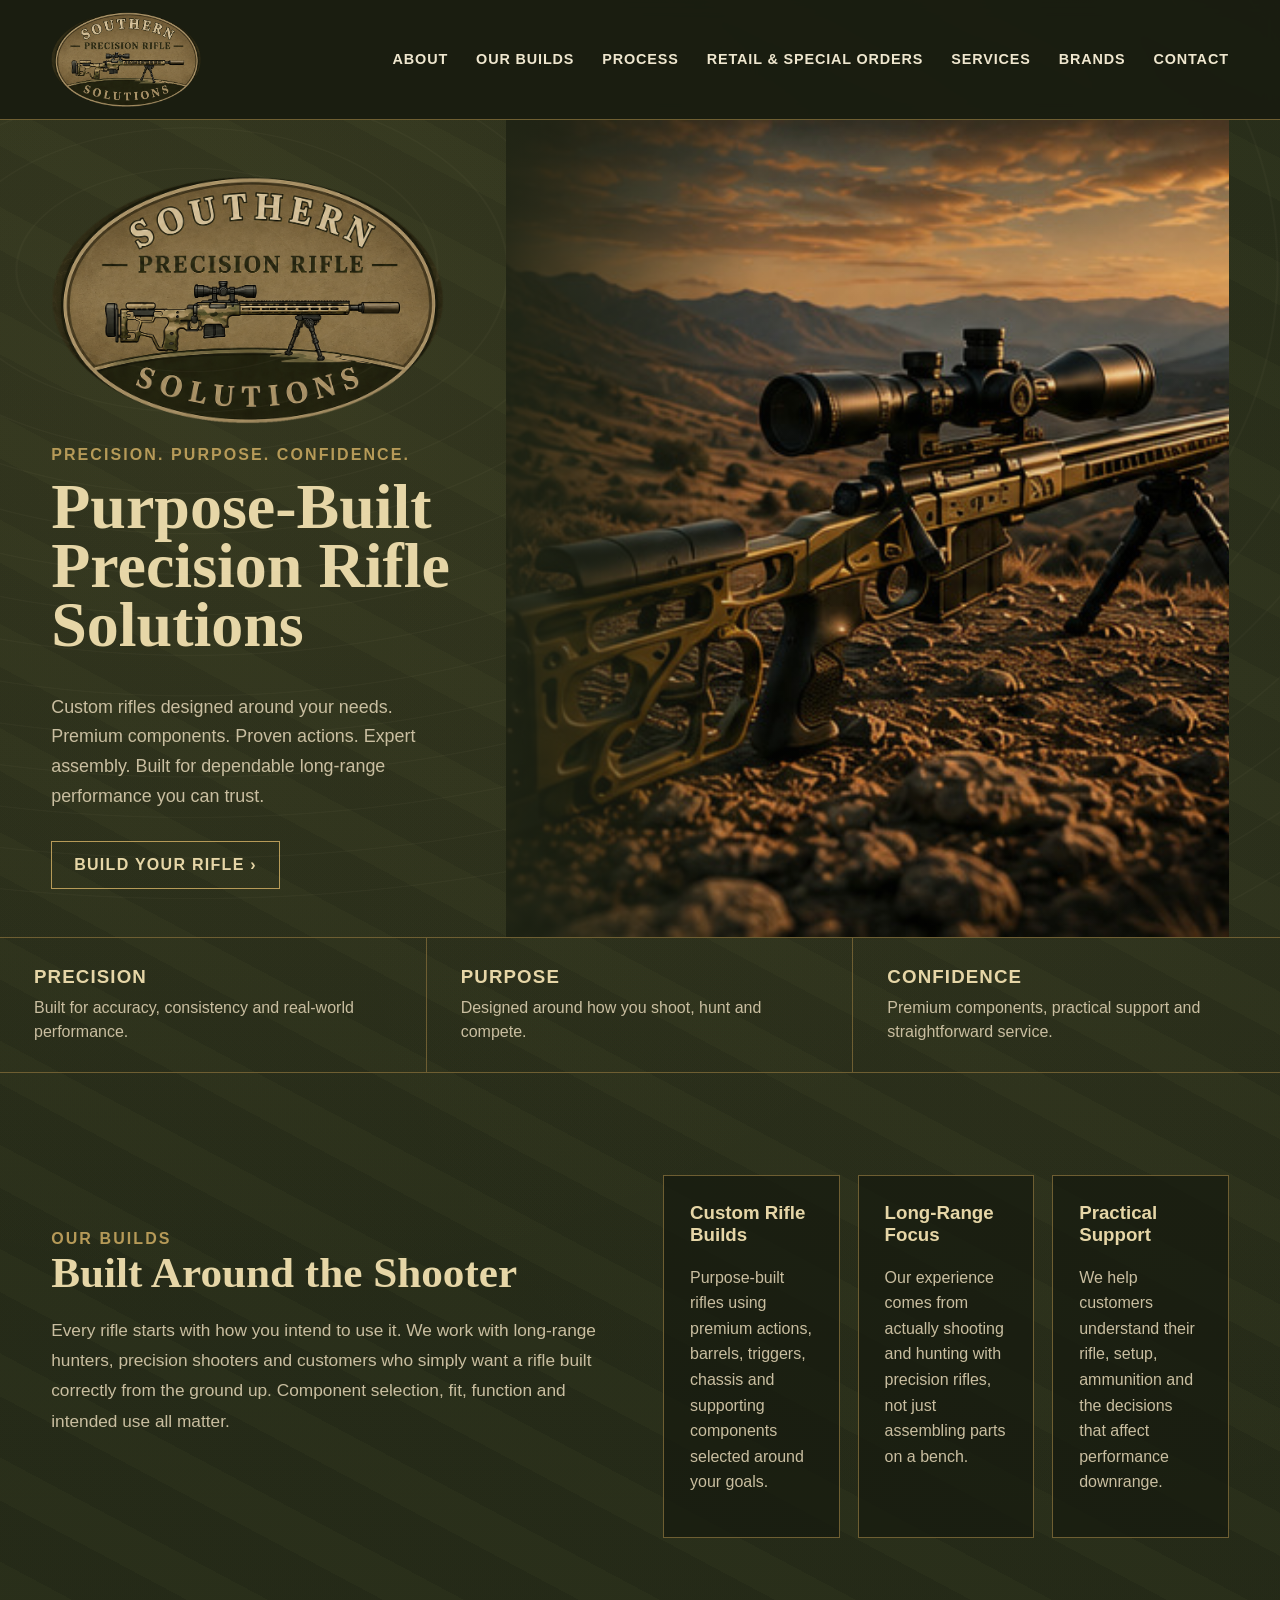
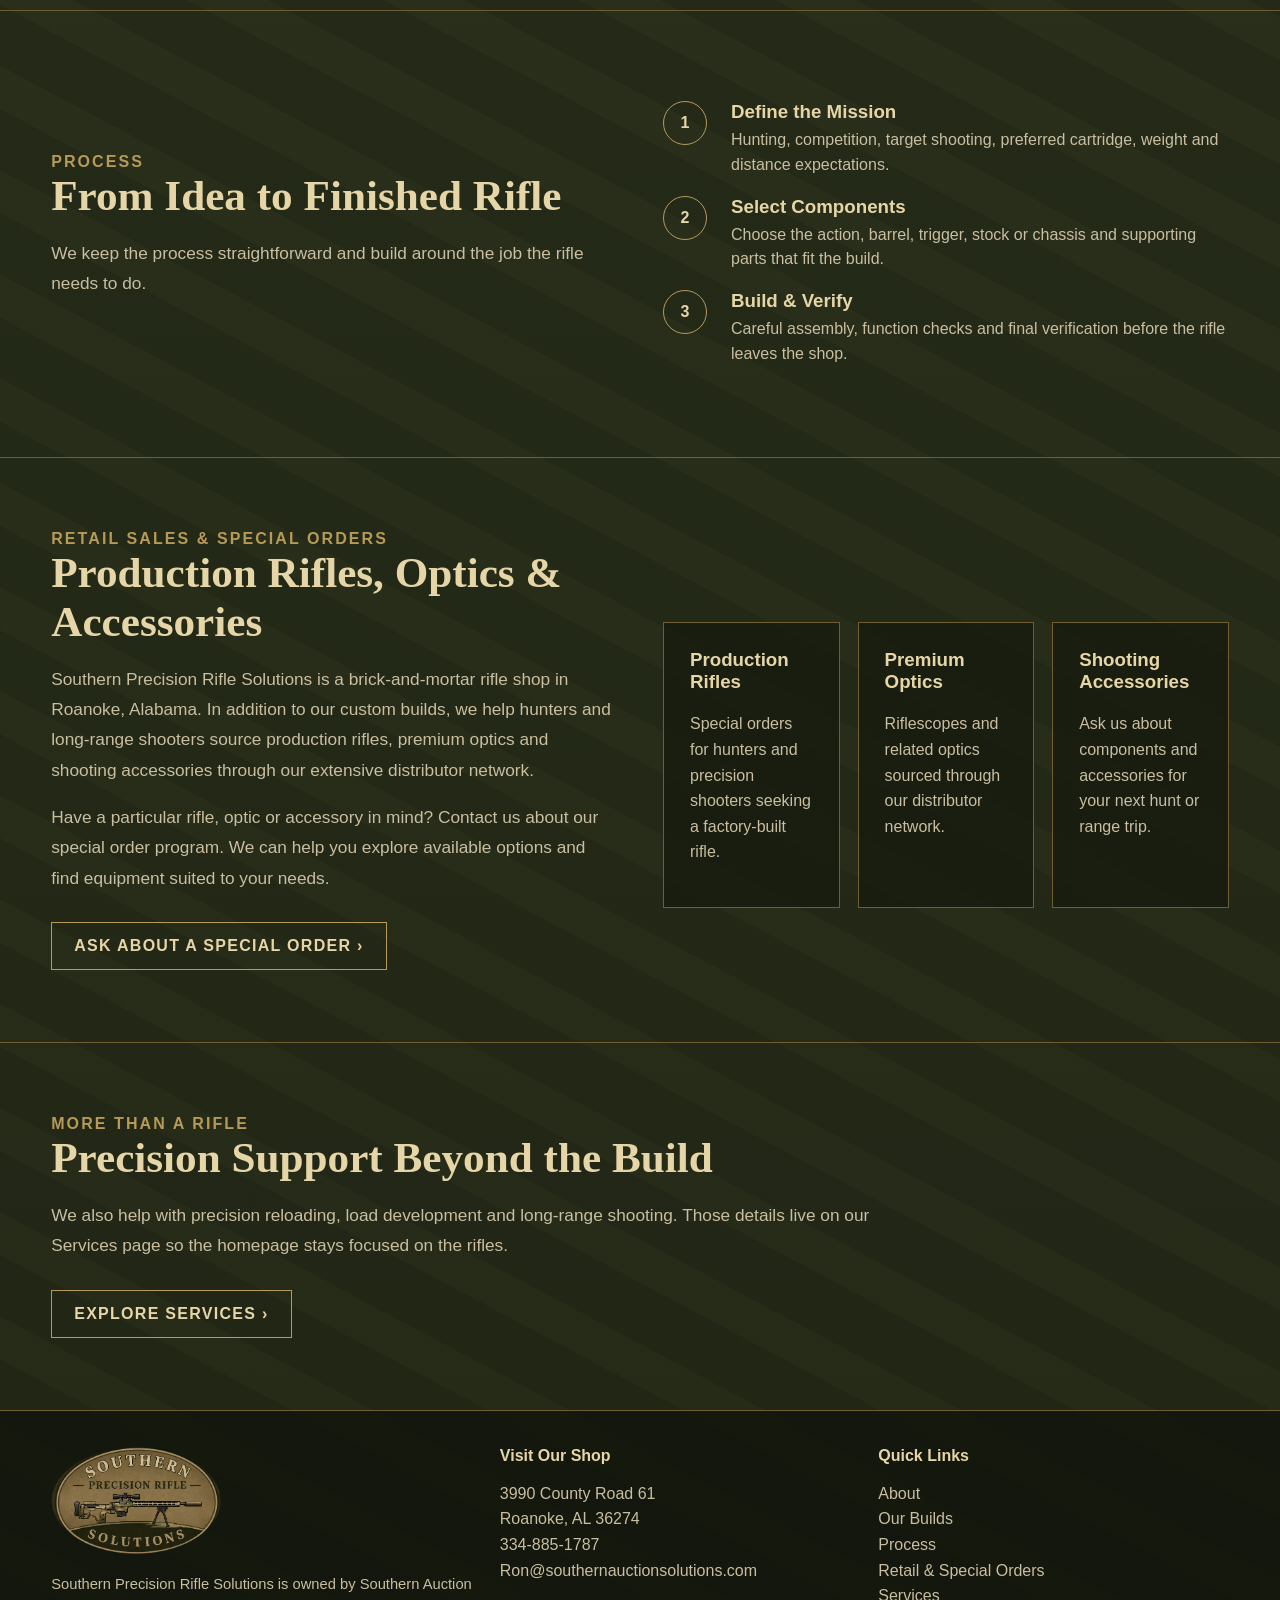
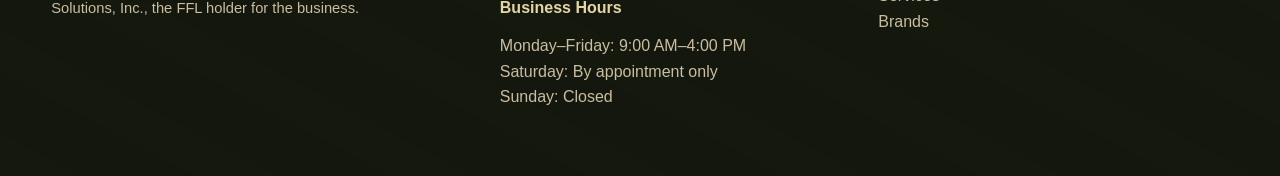
<file: index.html>
<!doctype html><html lang="en"><head><meta charset="utf-8"><meta name="viewport" content="width=device-width,initial-scale=1"><title>Southern Precision Rifle Solutions</title><meta name="description" content="Purpose-built precision rifles, premium components, long-range support, precision reloading guidance and load development in Roanoke, Alabama."><link rel="stylesheet" href="style.css"></head><body>
<header class="site-header"><div class="wrap nav"><a href="index.html"><img src="assets/logo.png" alt="Southern Precision Rifle Solutions"></a><nav class="nav-links"><a href="about.html">About</a><a href="#builds">Our Builds</a><a href="#process">Process</a><a href="#retail">Retail & Special Orders</a><a href="services.html">Services</a><a href="brands.html">Brands</a><a href="#contact">Contact</a></nav></div></header>
<main><section class="hero"><div class="wrap hero-grid"><div class="hero-copy"><img class="logo-large" src="assets/logo.png" alt="Southern Precision Rifle Solutions logo"><div class="eyebrow">Precision. Purpose. Confidence.</div><h1>Purpose-Built Precision Rifle Solutions</h1><p>Custom rifles designed around your needs. Premium components. Proven actions. Expert assembly. Built for dependable long-range performance you can trust.</p><a class="cta" href="#contact">Build Your Rifle ›</a></div><div class="hero-photo" aria-label="Precision rifle overlooking a mountain landscape"></div></div></section>
<section class="triad"><div class="wrap" style="display:contents"><div class="item"><h3>Precision</h3><p>Built for accuracy, consistency and real-world performance.</p></div><div class="item"><h3>Purpose</h3><p>Designed around how you shoot, hunt and compete.</p></div><div class="item"><h3>Confidence</h3><p>Premium components, practical support and straightforward service.</p></div></div></section>
<section class="section" id="builds"><div class="wrap"><div class="split"><div><div class="eyebrow">Our Builds</div><h2>Built Around the Shooter</h2><p class="section-lead">Every rifle starts with how you intend to use it. We work with long-range hunters, precision shooters and customers who simply want a rifle built correctly from the ground up. Component selection, fit, function and intended use all matter.</p></div><div class="cards"><div class="card"><h3>Custom Rifle Builds</h3><p>Purpose-built rifles using premium actions, barrels, triggers, chassis and supporting components selected around your goals.</p></div><div class="card"><h3>Long-Range Focus</h3><p>Our experience comes from actually shooting and hunting with precision rifles, not just assembling parts on a bench.</p></div><div class="card"><h3>Practical Support</h3><p>We help customers understand their rifle, setup, ammunition and the decisions that affect performance downrange.</p></div></div></div></div></section>
<section class="section" id="process" style="border-top:1px solid var(--line);border-bottom:1px solid var(--line)"><div class="wrap split"><div><div class="eyebrow">Process</div><h2>From Idea to Finished Rifle</h2><p class="section-lead">We keep the process straightforward and build around the job the rifle needs to do.</p></div><div class="steps"><div class="step"><div><h3>Define the Mission</h3><p>Hunting, competition, target shooting, preferred cartridge, weight and distance expectations.</p></div></div><div class="step"><div><h3>Select Components</h3><p>Choose the action, barrel, trigger, stock or chassis and supporting parts that fit the build.</p></div></div><div class="step"><div><h3>Build & Verify</h3><p>Careful assembly, function checks and final verification before the rifle leaves the shop.</p></div></div></div></div></section>
<section class="section" id="retail" style="border-bottom:1px solid var(--line)"><div class="wrap split"><div><div class="eyebrow">Retail Sales &amp; Special Orders</div><h2>Production Rifles, Optics &amp; Accessories</h2><p class="section-lead">Southern Precision Rifle Solutions is a brick-and-mortar rifle shop in Roanoke, Alabama. In addition to our custom builds, we help hunters and long-range shooters source production rifles, premium optics and shooting accessories through our extensive distributor network.</p><p class="section-lead">Have a particular rifle, optic or accessory in mind? Contact us about our special order program. We can help you explore available options and find equipment suited to your needs.</p><a class="cta" href="#contact">Ask About a Special Order ›</a></div><div class="cards"><div class="card"><h3>Production Rifles</h3><p>Special orders for hunters and precision shooters seeking a factory-built rifle.</p></div><div class="card"><h3>Premium Optics</h3><p>Riflescopes and related optics sourced through our distributor network.</p></div><div class="card"><h3>Shooting Accessories</h3><p>Ask us about components and accessories for your next hunt or range trip.</p></div></div></div></section>
<section class="section"><div class="wrap"><div class="eyebrow">More Than a Rifle</div><h2>Precision Support Beyond the Build</h2><p class="section-lead">We also help with precision reloading, load development and long-range shooting. Those details live on our Services page so the homepage stays focused on the rifles.</p><a class="cta" href="services.html">Explore Services ›</a></div></section>
</main>
<footer class="footer" id="contact"><div class="wrap footer-grid"><div><img src="assets/logo.png" alt="Southern Precision Rifle Solutions"><p class="small">Southern Precision Rifle Solutions is owned by Southern Auction Solutions, Inc., the FFL holder for the business.</p></div><div><h4>Visit Our Shop</h4><p>3990 County Road 61<br>Roanoke, AL 36274<br>334-885-1787<br><a href="mailto:Ron@southernauctionsolutions.com">Ron@southernauctionsolutions.com</a></p><h4>Business Hours</h4><p>Monday–Friday: 9:00 AM–4:00 PM<br>Saturday: By appointment only<br>Sunday: Closed</p></div><div><h4>Quick Links</h4><p><a href="about.html">About</a><br><a href="#builds">Our Builds</a><br><a href="#process">Process</a><br><a href="#retail">Retail &amp; Special Orders</a><br><a href="services.html">Services</a><br><a href="brands.html">Brands</a></p></div></div></footer>
</body></html>
</file>
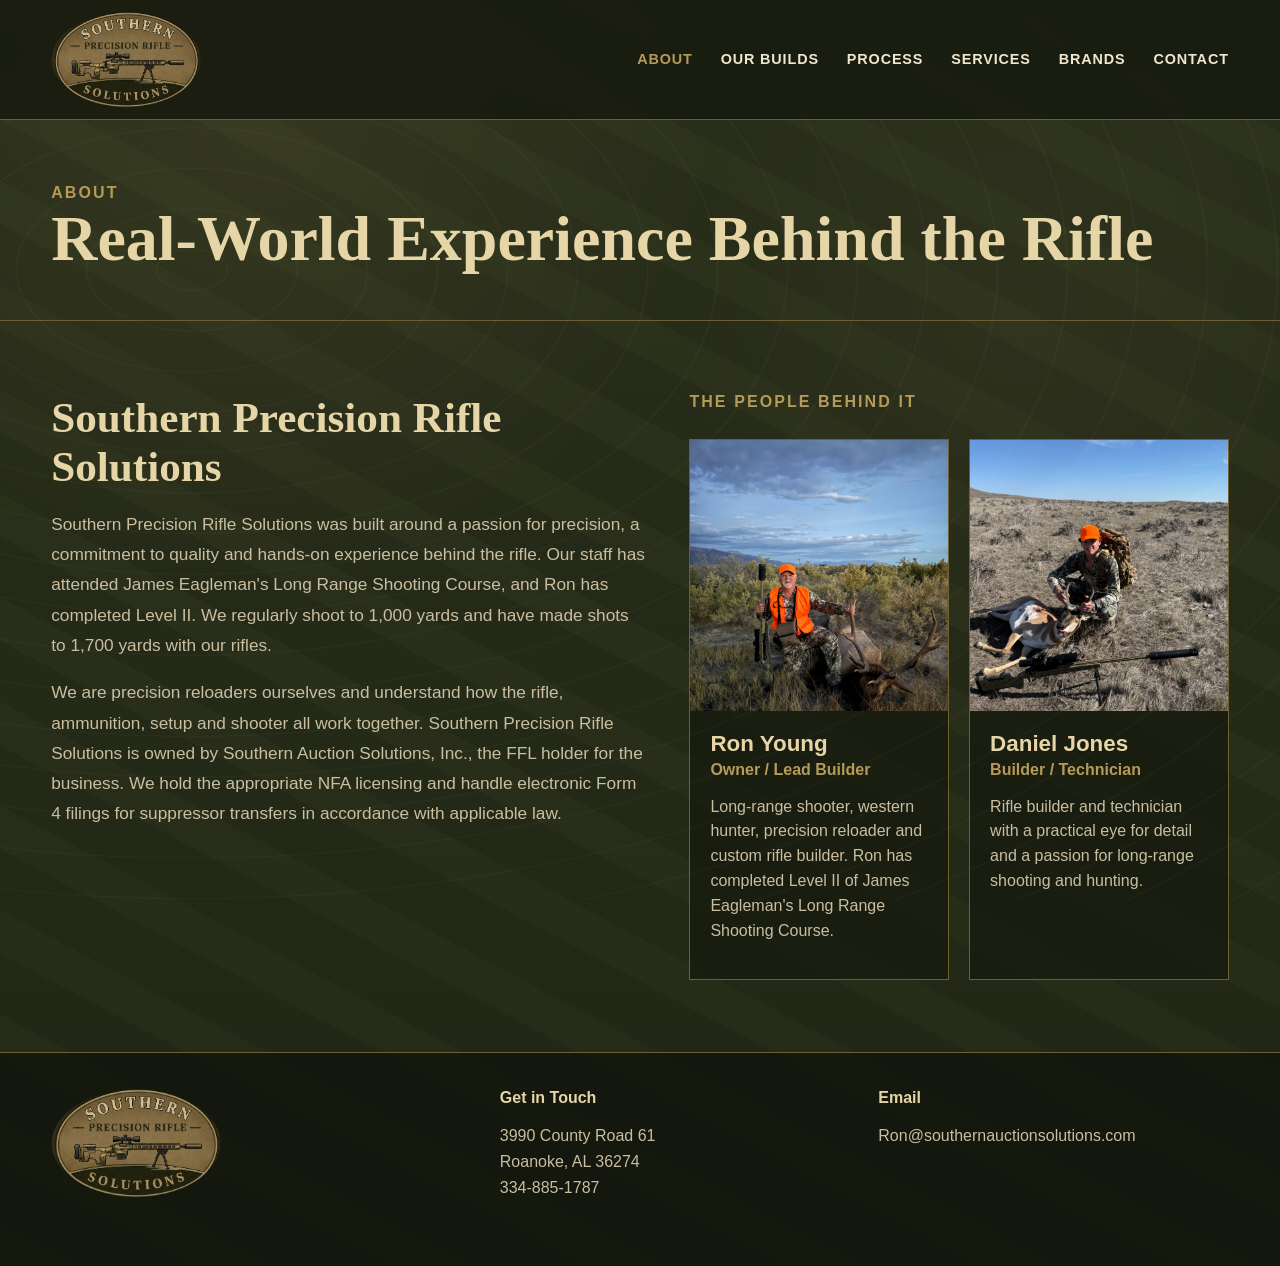
<file: about.html>
<!doctype html><html lang="en"><head><meta charset="utf-8"><meta name="viewport" content="width=device-width,initial-scale=1"><title>About | Southern Precision Rifle Solutions</title><link rel="stylesheet" href="style.css"></head><body>
<header class="site-header"><div class="wrap nav"><a href="index.html"><img src="assets/logo.png" alt="Southern Precision Rifle Solutions"></a><nav class="nav-links"><a class="active" href="about.html">About</a><a href="index.html#builds">Our Builds</a><a href="index.html#process">Process</a><a href="services.html">Services</a><a href="brands.html">Brands</a><a href="index.html#contact">Contact</a></nav></div></header>
<section class="page-hero"><div class="wrap"><div class="eyebrow">About</div><h1 class="page-title">Real-World Experience Behind the Rifle</h1></div></section>
<section class="section"><div class="wrap about-grid"><div><h2>Southern Precision Rifle Solutions</h2><p class="section-lead">Southern Precision Rifle Solutions was built around a passion for precision, a commitment to quality and hands-on experience behind the rifle. Our staff has attended James Eagleman's Long Range Shooting Course, and Ron has completed Level II. We regularly shoot to 1,000 yards and have made shots to 1,700 yards with our rifles.</p><p class="section-lead">We are precision reloaders ourselves and understand how the rifle, ammunition, setup and shooter all work together. Southern Precision Rifle Solutions is owned by Southern Auction Solutions, Inc., the FFL holder for the business. We hold the appropriate NFA licensing and handle electronic Form 4 filings for suppressor transfers in accordance with applicable law.</p></div><div><div class="eyebrow">The People Behind It</div><div class="profile-grid"><article class="profile ron"><img src="assets/ron.jpg" alt="Ron Young"><div class="profile-body"><h3>Ron Young</h3><div class="role">Owner / Lead Builder</div><p>Long-range shooter, western hunter, precision reloader and custom rifle builder. Ron has completed Level II of James Eagleman's Long Range Shooting Course.</p></div></article><article class="profile daniel"><img src="assets/daniel.jpg" alt="Daniel Jones"><div class="profile-body"><h3>Daniel Jones</h3><div class="role">Builder / Technician</div><p>Rifle builder and technician with a practical eye for detail and a passion for long-range shooting and hunting.</p></div></article></div></div></div></section>
<footer class="footer"><div class="wrap footer-grid"><div><img src="assets/logo.png" alt="Southern Precision Rifle Solutions"></div><div><h4>Get in Touch</h4><p>3990 County Road 61<br>Roanoke, AL 36274<br>334-885-1787</p></div><div><h4>Email</h4><p><a href="mailto:Ron@southernauctionsolutions.com">Ron@southernauctionsolutions.com</a></p></div></div></footer>
</body></html>
</file>
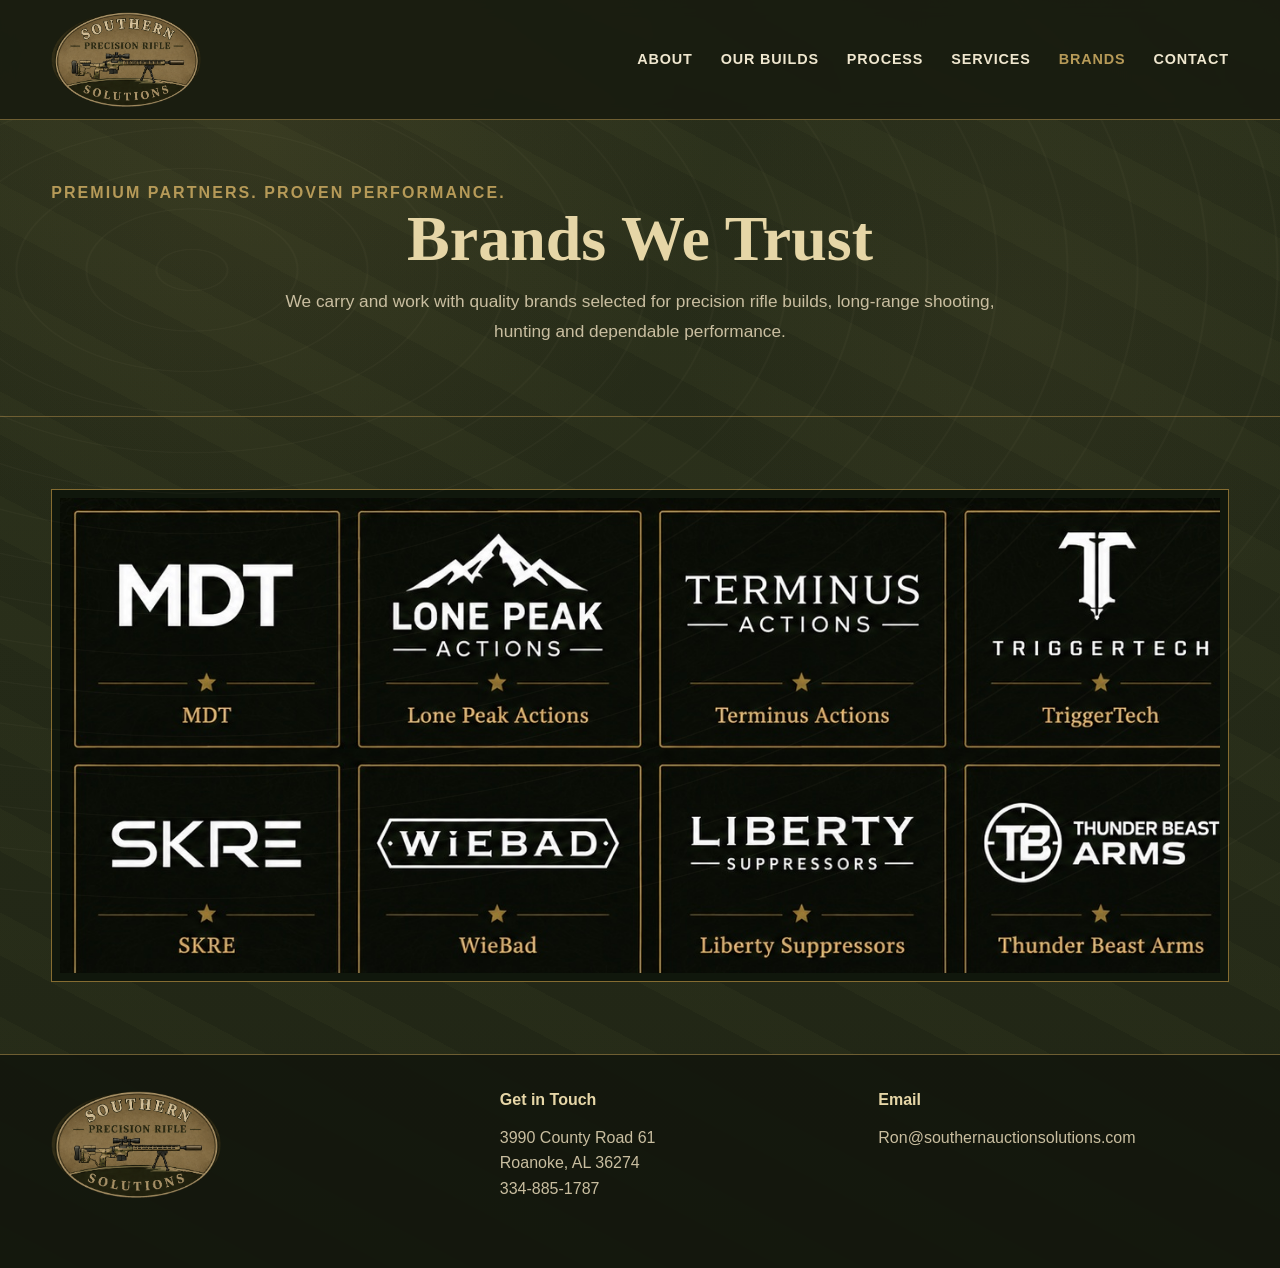
<file: brands.html>
<!doctype html>
<html lang="en">
<head>
  <meta charset="utf-8">
  <meta name="viewport" content="width=device-width,initial-scale=1">
  <title>Brands | Southern Precision Rifle Solutions</title>
  <link rel="stylesheet" href="style.css">
  <style>
    .brands-page-title{text-align:center;margin-bottom:10px}
    .brands-page-lead{text-align:center;max-width:760px;margin:0 auto 34px}
    .approved-brand-grid{max-width:1180px;margin:0 auto;border:1px solid rgba(183,145,65,.7);background:#10170c;padding:8px}
    .approved-brand-grid img{display:block;width:100%;height:auto}
  </style>
</head>
<body>
<header class="site-header"><div class="wrap nav"><a href="index.html"><img src="assets/logo.png" alt="Southern Precision Rifle Solutions"></a><nav class="nav-links"><a href="about.html">About</a><a href="index.html#builds">Our Builds</a><a href="index.html#process">Process</a><a href="services.html">Services</a><a class="active" href="brands.html">Brands</a><a href="index.html#contact">Contact</a></nav></div></header>
<section class="page-hero"><div class="wrap"><div class="eyebrow">Premium Partners. Proven Performance.</div><h1 class="page-title brands-page-title">Brands We Trust</h1><p class="section-lead brands-page-lead">We carry and work with quality brands selected for precision rifle builds, long-range shooting, hunting and dependable performance.</p></div></section>
<section class="section"><div class="wrap"><div class="approved-brand-grid"><img src="assets/brands-grid.jpg" alt="MDT, Lone Peak Actions, Terminus Actions, TriggerTech, SKRE, WieBad, Liberty Suppressors and Thunder Beast Arms"></div></div></section>
<footer class="footer"><div class="wrap footer-grid"><div><img src="assets/logo.png" alt="Southern Precision Rifle Solutions"></div><div><h4>Get in Touch</h4><p>3990 County Road 61<br>Roanoke, AL 36274<br>334-885-1787</p></div><div><h4>Email</h4><p><a href="mailto:Ron@southernauctionsolutions.com">Ron@southernauctionsolutions.com</a></p></div></div></footer>
</body>
</html>
</file>
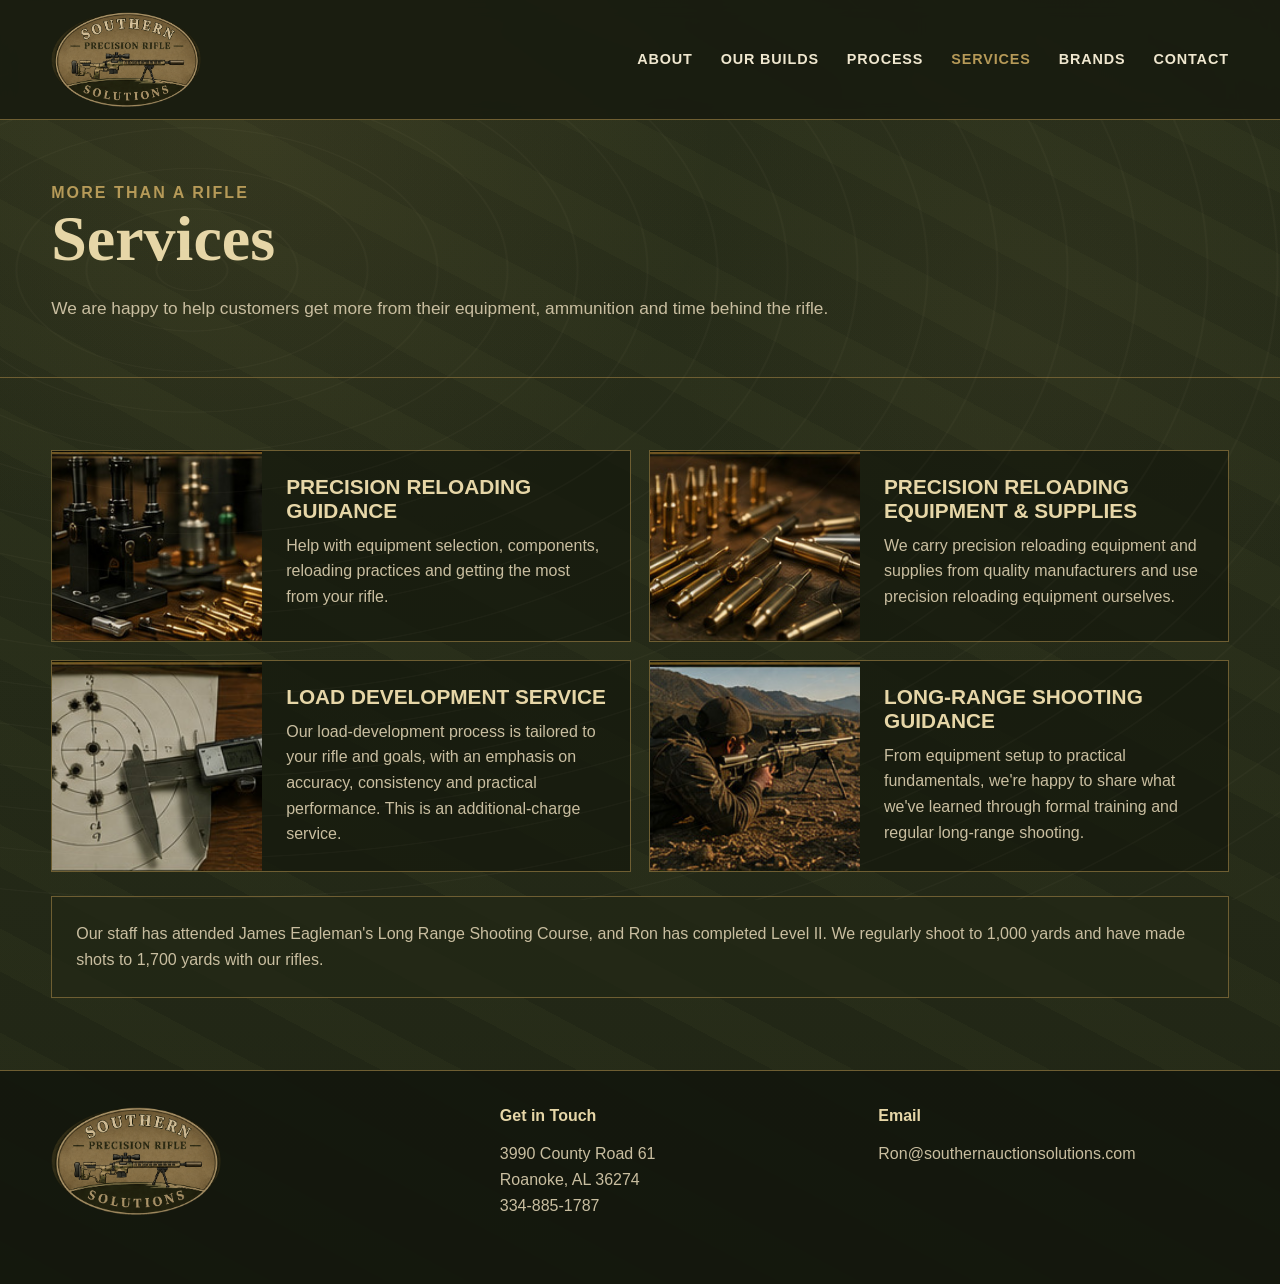
<file: services.html>
<!doctype html><html lang="en"><head><meta charset="utf-8"><meta name="viewport" content="width=device-width,initial-scale=1"><title>Services | Southern Precision Rifle Solutions</title><link rel="stylesheet" href="style.css"></head><body>
<header class="site-header"><div class="wrap nav"><a href="index.html"><img src="assets/logo.png" alt="Southern Precision Rifle Solutions"></a><nav class="nav-links"><a href="about.html">About</a><a href="index.html#builds">Our Builds</a><a href="index.html#process">Process</a><a class="active" href="services.html">Services</a><a href="brands.html">Brands</a><a href="index.html#contact">Contact</a></nav></div></header>
<section class="page-hero"><div class="wrap"><div class="eyebrow">More Than a Rifle</div><h1 class="page-title">Services</h1><p class="section-lead">We are happy to help customers get more from their equipment, ammunition and time behind the rifle.</p></div></section>
<section class="section"><div class="wrap"><div class="service-grid"><article class="service-card"><img src="assets/service-reloading.jpg" alt="Precision reloading equipment"><div class="service-body"><h3>Precision Reloading Guidance</h3><p>Help with equipment selection, components, reloading practices and getting the most from your rifle.</p></div></article><article class="service-card"><img src="assets/service-supplies.jpg" alt="Precision reloading supplies"><div class="service-body"><h3>Precision Reloading Equipment & Supplies</h3><p>We carry precision reloading equipment and supplies from quality manufacturers and use precision reloading equipment ourselves.</p></div></article><article class="service-card"><img src="assets/service-loaddev.jpg" alt="Load development target and measurement"><div class="service-body"><h3>Load Development Service</h3><p>Our load-development process is tailored to your rifle and goals, with an emphasis on accuracy, consistency and practical performance. This is an additional-charge service.</p></div></article><article class="service-card"><img src="assets/service-longrange.jpg" alt="Long-range shooter"><div class="service-body"><h3>Long-Range Shooting Guidance</h3><p>From equipment setup to practical fundamentals, we're happy to share what we've learned through formal training and regular long-range shooting.</p></div></article></div><div class="note">Our staff has attended James Eagleman's Long Range Shooting Course, and Ron has completed Level II. We regularly shoot to 1,000 yards and have made shots to 1,700 yards with our rifles.</div></div></section>
<footer class="footer"><div class="wrap footer-grid"><div><img src="assets/logo.png" alt="Southern Precision Rifle Solutions"></div><div><h4>Get in Touch</h4><p>3990 County Road 61<br>Roanoke, AL 36274<br>334-885-1787</p></div><div><h4>Email</h4><p><a href="mailto:Ron@southernauctionsolutions.com">Ron@southernauctionsolutions.com</a></p></div></div></footer>
</body></html>
</file>
<file: style.css>
:root{--bg:#202515;--bg2:#2a2f1b;--panel:#252b18;--gold:#b69a58;--cream:#e6d6a7;--line:#6e5e32;--text:#efe7cf;--muted:#c9bea0}
*{box-sizing:border-box}html{scroll-behavior:smooth}body{margin:0;font-family:Arial,Helvetica,sans-serif;color:var(--text);background:
radial-gradient(circle at 20% 10%,rgba(181,154,88,.09),transparent 30%),
radial-gradient(circle at 80% 25%,rgba(123,110,68,.08),transparent 25%),
repeating-linear-gradient(28deg,rgba(63,70,37,.16) 0 38px,rgba(34,40,22,.12) 38px 92px),
linear-gradient(180deg,var(--bg2),var(--bg));}
body:before{content:"";position:fixed;inset:0;pointer-events:none;opacity:.15;background-image:repeating-radial-gradient(ellipse at 15% 30%,transparent 0 34px,rgba(229,214,167,.18) 35px 36px,transparent 37px 70px);mix-blend-mode:screen}
a{color:inherit;text-decoration:none}.wrap{width:min(1180px,92%);margin:auto}.site-header{position:sticky;top:0;z-index:20;background:rgba(25,29,16,.96);border-bottom:1px solid var(--line);backdrop-filter:blur(8px)}.nav{display:flex;align-items:center;justify-content:space-between;padding:12px 0;gap:24px}.nav img{width:150px;height:auto;display:block}.nav-links{display:flex;gap:28px;align-items:center;font-weight:700;letter-spacing:.06em;text-transform:uppercase;font-size:.9rem}.nav-links a:hover,.nav-links a.active{color:var(--gold)}
.hero{border-bottom:1px solid var(--line)}.hero-grid{display:grid;grid-template-columns:.85fr 1.35fr;min-height:610px}.hero-copy{padding:56px 42px 48px 0;display:flex;flex-direction:column;justify-content:center}.hero-copy .logo-large{width:min(420px,95%);margin-bottom:22px}.eyebrow{color:var(--gold);font-weight:800;letter-spacing:.13em;text-transform:uppercase}.hero h1,.page-title,h2{font-family:Georgia,'Times New Roman',serif;color:var(--cream)}.hero h1{font-size:clamp(3rem,5vw,5.8rem);line-height:.92;margin:14px 0 20px}.hero p{font-size:1.12rem;line-height:1.65;max-width:620px;color:var(--muted)}.cta{display:inline-block;border:1px solid var(--gold);color:var(--cream);padding:14px 22px;font-weight:800;letter-spacing:.08em;text-transform:uppercase;margin-top:12px;width:max-content}.hero-photo{min-height:610px;background:url('assets/hero-rifle.jpg') center/cover no-repeat;position:relative}.hero-photo:after{content:"";position:absolute;inset:0;background:linear-gradient(90deg,rgba(32,37,21,.9),rgba(32,37,21,.08) 35%,rgba(0,0,0,.08))}
.triad{display:grid;grid-template-columns:repeat(3,1fr);border-bottom:1px solid var(--line)}.triad .item{padding:28px 34px;border-right:1px solid var(--line)}.triad .item:last-child{border-right:0}.triad h3{margin:0 0 8px;color:var(--cream);text-transform:uppercase;letter-spacing:.06em}.triad p{margin:0;color:var(--muted);line-height:1.5}
.section{padding:72px 0}.section h2{font-size:2.7rem;margin:0 0 18px}.section-lead{font-size:1.08rem;line-height:1.75;color:var(--muted);max-width:850px}.cards{display:grid;grid-template-columns:repeat(3,1fr);gap:18px;margin-top:30px}.card{border:1px solid var(--line);background:rgba(22,26,14,.72);padding:26px}.card h3{color:var(--cream);margin-top:0}.card p{color:var(--muted);line-height:1.6}.split{display:grid;grid-template-columns:1fr 1fr;gap:46px;align-items:center}.steps{counter-reset:step}.step{counter-increment:step;display:grid;grid-template-columns:52px 1fr;gap:16px;margin:18px 0}.step:before{content:counter(step);width:42px;height:42px;border:1px solid var(--gold);border-radius:50%;display:grid;place-items:center;color:var(--cream);font-weight:800}.step h3{margin:0;color:var(--cream)}.step p{margin:5px 0 0;color:var(--muted);line-height:1.55}
.page-hero{padding:64px 0 36px;border-bottom:1px solid var(--line)}.page-title{font-size:4rem;margin:0 0 8px}.service-grid{display:grid;grid-template-columns:repeat(2,1fr);gap:18px}.service-card{display:grid;grid-template-columns:210px 1fr;border:1px solid var(--line);background:rgba(20,24,13,.75);overflow:hidden}.service-card img{width:100%;height:100%;min-height:190px;object-fit:cover}.service-body{padding:24px}.service-body h3{margin:0 0 10px;color:var(--cream);font-size:1.3rem;text-transform:uppercase}.service-body p{margin:0;color:var(--muted);line-height:1.6}.note{margin-top:24px;padding:24px;border:1px solid var(--line);background:rgba(34,39,21,.72);color:var(--muted);line-height:1.65}
.about-grid{display:grid;grid-template-columns:1.05fr .95fr;gap:42px}.profile-grid{display:grid;grid-template-columns:repeat(2,1fr);gap:20px;margin-top:28px}.profile{border:1px solid var(--line);background:rgba(22,26,14,.75);overflow:hidden}.profile img{width:100%;aspect-ratio:4/4.2;object-fit:cover;display:block}.profile.ron img{object-position:center 32%}.profile.daniel img{object-position:center 35%}.profile-body{padding:20px}.profile h3{margin:0 0 4px;color:var(--cream);font-size:1.4rem}.profile .role{color:var(--gold);font-weight:700;margin-bottom:10px}.profile p{color:var(--muted);line-height:1.55}
.brand-showcase{border:1px solid var(--line);background:rgba(20,24,13,.75);padding:28px}.brand-showcase img{width:100%;display:block;border:1px solid rgba(182,154,88,.35)}.brand-list{display:grid;grid-template-columns:repeat(4,1fr);gap:14px;margin-top:24px}.brand{border:1px solid var(--line);min-height:100px;display:grid;place-items:center;text-align:center;padding:16px;font-family:Georgia,serif;color:var(--cream);font-size:1.2rem;letter-spacing:.04em;background:rgba(28,32,17,.8)}
.footer{border-top:1px solid var(--line);padding:36px 0 50px;background:rgba(18,21,12,.86)}.footer-grid{display:grid;grid-template-columns:1.2fr 1fr 1fr;gap:28px}.footer img{width:170px}.footer h4{color:var(--cream);margin:0 0 12px}.footer p,.footer a{color:var(--muted);line-height:1.6}.small{font-size:.92rem}
@media(max-width:900px){.nav{align-items:flex-start}.nav-links{gap:12px;flex-wrap:wrap;justify-content:flex-end}.hero-grid{grid-template-columns:1fr}.hero-copy{padding:44px 0}.hero-photo{min-height:430px}.triad{grid-template-columns:1fr}.triad .item{border-right:0;border-bottom:1px solid var(--line)}.cards,.service-grid,.about-grid,.footer-grid{grid-template-columns:1fr}.service-card{grid-template-columns:1fr}.profile-grid{grid-template-columns:1fr 1fr}.brand-list{grid-template-columns:1fr 1fr}}
@media(max-width:620px){.nav{display:block}.nav img{width:120px;margin-bottom:12px}.nav-links{justify-content:flex-start;font-size:.76rem}.hero h1{font-size:3.2rem}.page-title{font-size:3rem}.profile-grid{grid-template-columns:1fr}.brand-list{grid-template-columns:1fr}.hero-photo{min-height:340px}.section{padding:48px 0}}
</file>
